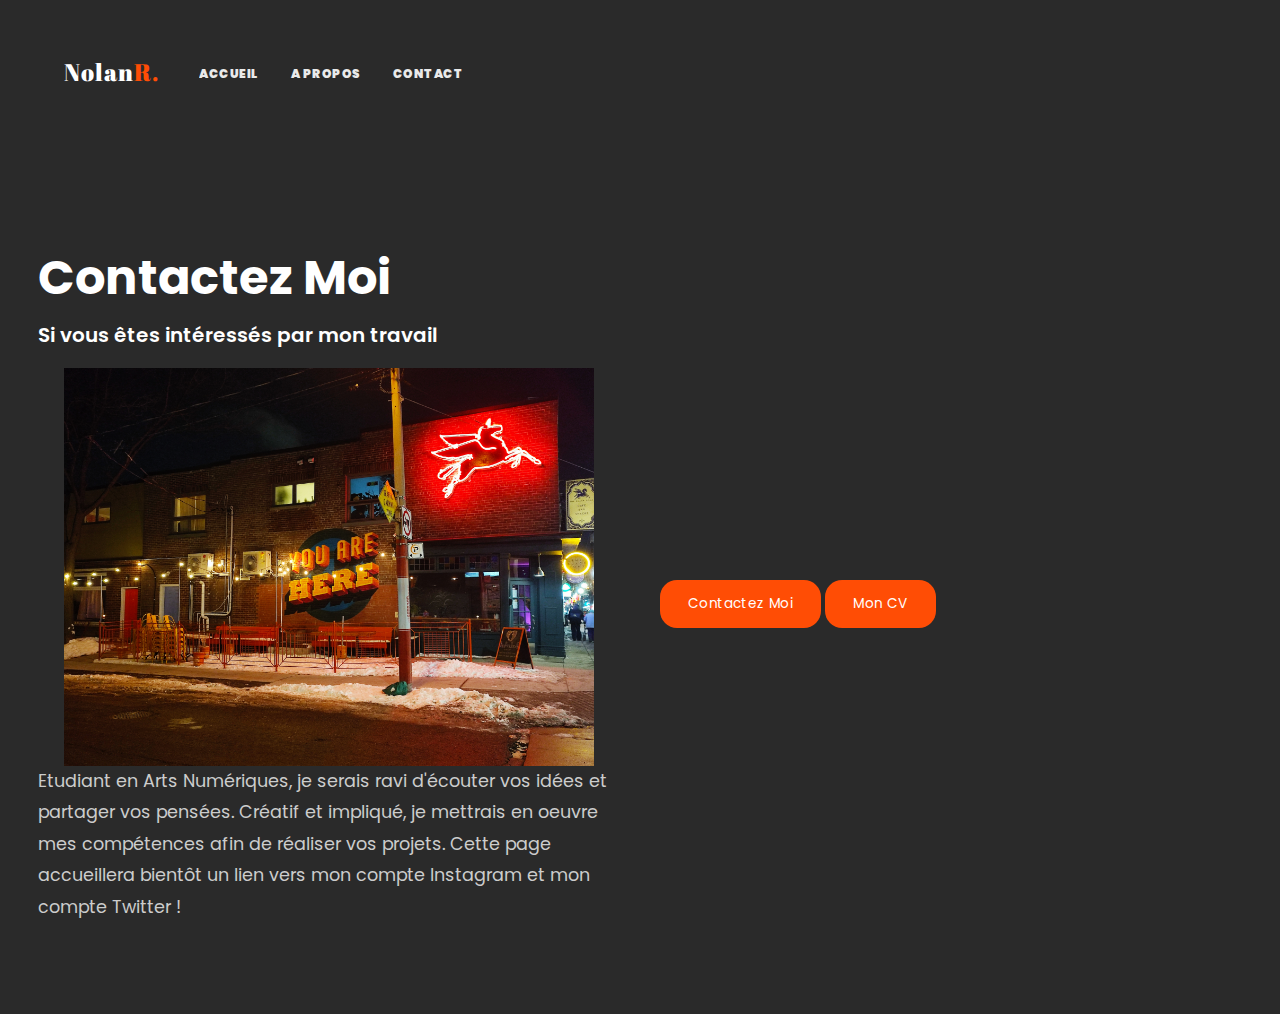
<file: page/contact.html>
<!DOCTYPE html>
<html lang="fr">

<head>
  <meta charset="UTF-8">
  <meta http-equiv="X-UA-Compatible" content="IE=edge">
  <meta name="viewport" content="width=device-width, initial-scale=1.0">
  <title>Contact | Portfolio</title>
 <link rel="stylesheet" href="https://unicons.iconscout.com/release/v4.0.0/css/line.css">
<link rel="stylesheet" href="../css/style.css">
</head>

 <body>
<header> 
<nav class="container">
  <a href="#" class="logo">Nolan<span>R.</span></a>
  <div class="links">
  <ul>
  <li>
    <a href="../index.html" class="nav-link">Accueil</a>

</li>
<li>
  <a href="a-propos.html" class="nav-link">A propos</a>
</li>
<li>
  <a href="contact.html" class="nav-link">Contact</a>
</li>
  </ul>
  
    </div>
</nav>
</header>
    <section class="contact" id="contact">
		<div class="contact-text">
			<h2>Contactez <span>Moi</span></h2>
			<h4>Si vous êtes intéressés par mon travail</h4>
            <img src="../img/Toronto1.jpg">
			<p>Etudiant en Arts Numériques, je serais ravi d'écouter vos idées et partager vos pensées. Créatif et impliqué, je mettrais en oeuvre mes compétences afin de réaliser vos projets. Cette page accueillera bientôt un lien vers mon compte Instagram et mon compte Twitter !</p>
			</div>

		<div class="contact-form">
               <a href="mailto:robic.nolan@gmail.com" class="btn">Contactez moi</a>
               <a href="CV.pdf" download class="btn secondary-btn">Mon CV</a>
		</div>
	</section>
</body>
</html>
</file>
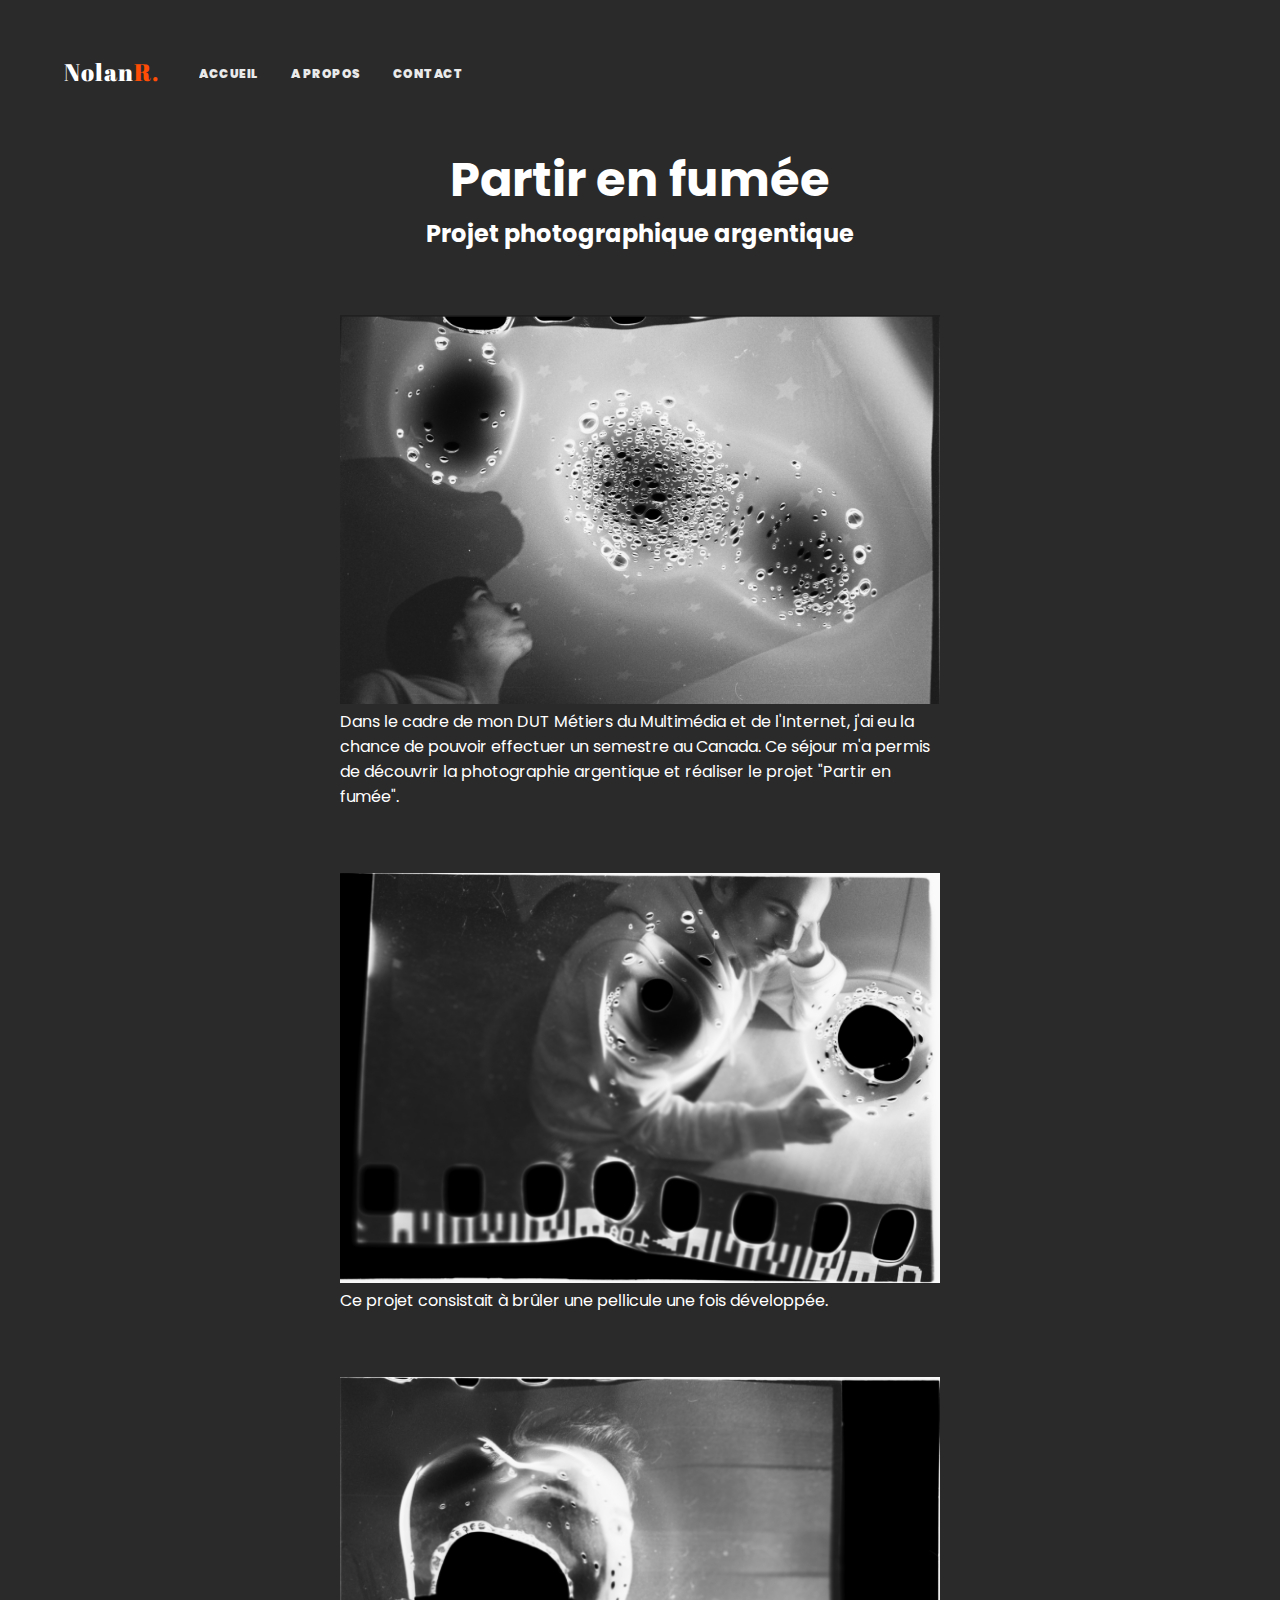
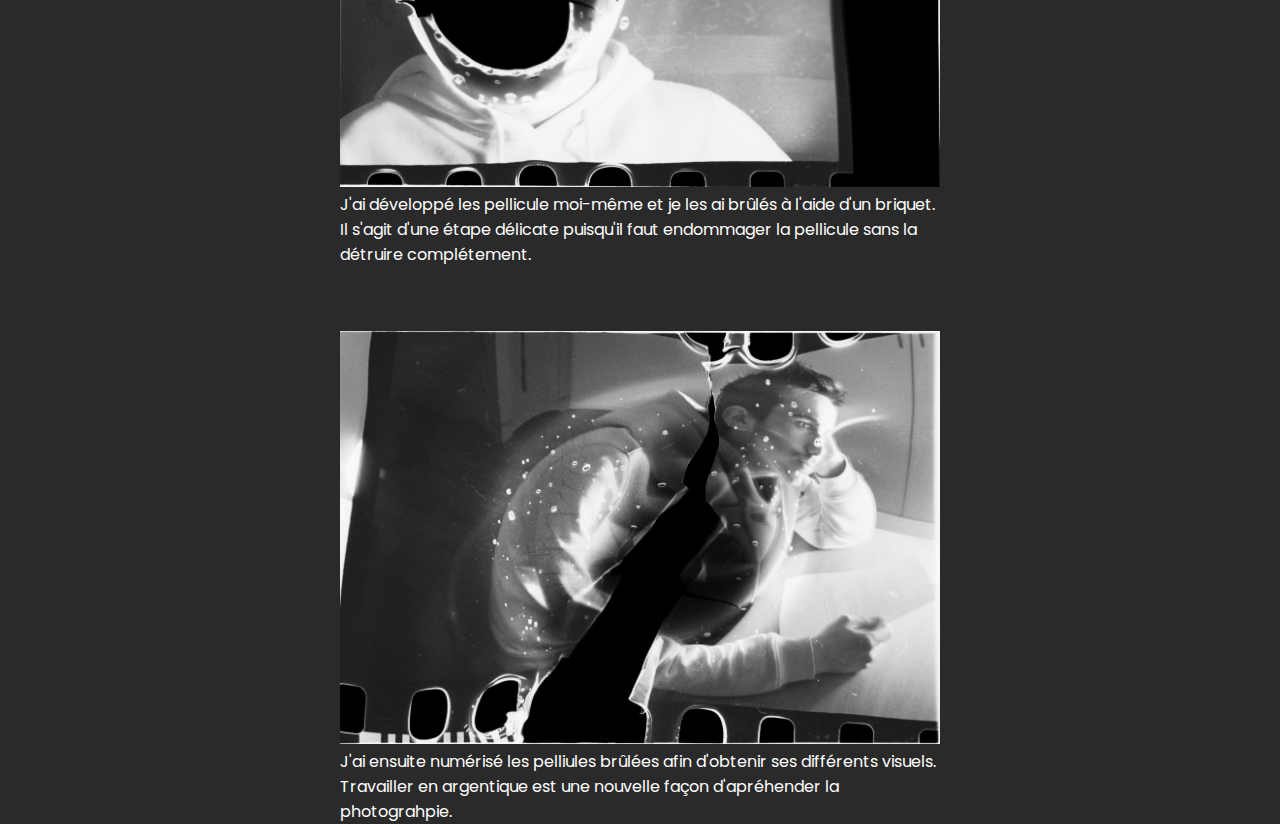
<file: page/projet1.html>
<!DOCTYPE html>
<html lang="fr">

<head>
  <meta charset="UTF-8">
  <meta http-equiv="X-UA-Compatible" content="IE=edge">
  <meta name="viewport" content="width=device-width, initial-scale=1.0">
  <title>Partir en fumée | Portfolio</title>
  <link rel="stylesheet" href="https://unicons.iconscout.com/release/v4.0.0/css/line.css">
<link rel="stylesheet" href="../css/style.css">
</head>

 <body>
<header> 
<nav class="container">
  <a href="#" class="logo">Nolan<span>R.</span></a>
  <div class="links">
  <ul>
  <li>
    <a href="../index.html" class="nav-link">Accueil</a>

</li>
<li>
  <a href="a-propos.html" class="nav-link">A propos</a>
</li>
<li>
  <a href="contact.html" class="nav-link">Contact</a>
</li>
  </ul>
  
    </div>
</nav>
</header>
<main>
    <div class="projet"><h1> Partir en fumée</h1>
      <h2>Projet photographique argentique</h2>
  <img src="../img/argentique1.png">
  <p>Dans le cadre de mon DUT Métiers du Multimédia et de l'Internet, j'ai eu la chance de pouvoir effectuer un semestre au Canada. 
    Ce séjour m'a permis de découvrir la photographie argentique et réaliser le projet "Partir en fumée".
  </p>
    
    <img src="../img/argentique2.png">
    <p>Ce projet consistait à brûler une pellicule une fois développée. </p>

    <img src="../img/argentique3.png">
    <p>J'ai développé les pellicule moi-même et je les ai brûlés à l'aide d'un briquet. Il s'agit d'une étape délicate puisqu'il faut endommager la pellicule sans la détruire complétement.  </p>

    <img src="../img/argentique4.png">
    <p>J'ai ensuite numérisé les pelliules brûlées afin d'obtenir ses différents visuels. Travailler en argentique est une nouvelle façon d'apréhender la photograhpie.</p>
      
    </div>
</main>
</body>
</html>
</file>
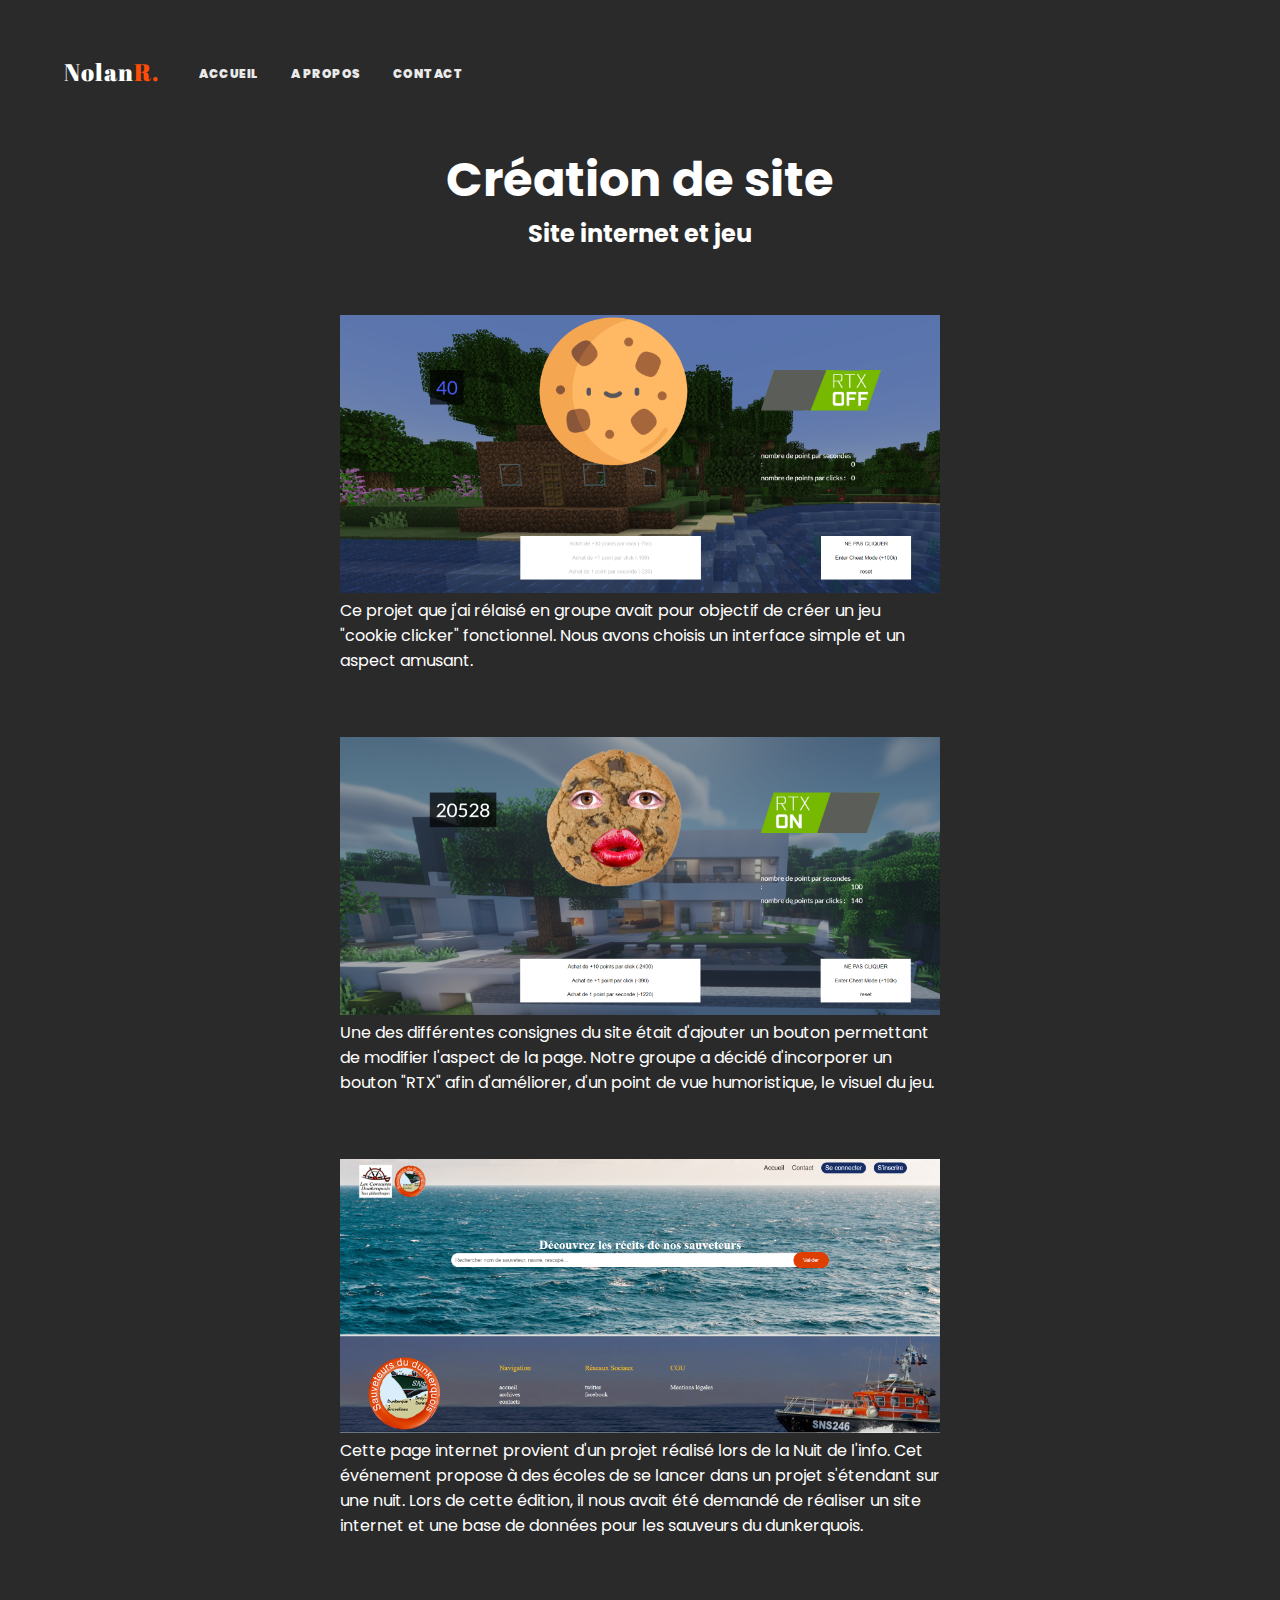
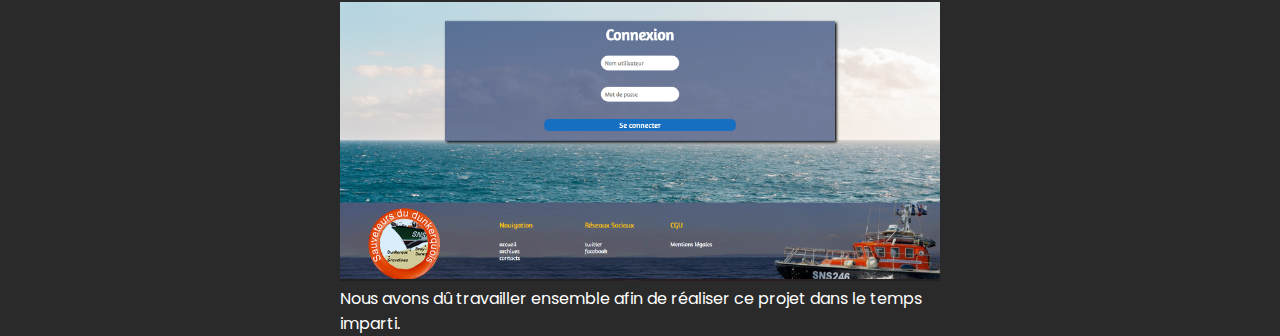
<file: page/projet2.html>
<!DOCTYPE html>
<html lang="fr">

<head>
  <meta charset="UTF-8">
  <meta http-equiv="X-UA-Compatible" content="IE=edge">
  <meta name="viewport" content="width=device-width, initial-scale=1.0">
  <title>Création de site | Portfolio</title>
  <link rel="stylesheet" href="https://unicons.iconscout.com/release/v4.0.0/css/line.css">
<link rel="stylesheet" href="../css/style.css">
</head>

 <body>
<header> 
<nav class="container">
  <a href="#" class="logo">Nolan<span>R.</span></a>
  <div class="links">
  <ul>
  <li>
    <a href="../index.html" class="nav-link">Accueil</a>

</li>
<li>
  <a href="a-propos.html" class="nav-link">A propos</a>
</li>
<li>
  <a href="contact.html" class="nav-link">Contact</a>
</li>
  </ul>
  
    </div>
</nav>
</header>
<main>
    <div class="projet"><h1> Création de site</h1>
      <h2>Site internet et jeu</h2>
  <img src="../img/cookie.png">
  <p>Ce projet que j'ai rélaisé en groupe avait pour objectif de créer un jeu "cookie clicker" fonctionnel. Nous avons choisis un interface simple et un aspect amusant.</p>
    
    <img src="../img/cookiertx.png">
    <p>Une des différentes consignes du site était d'ajouter un bouton permettant de modifier l'aspect de la page. Notre groupe a décidé d'incorporer un bouton "RTX" afin d'améliorer, d'un point de vue humoristique, le visuel du jeu. </p>

    <img src="../img/nuitinfo.png">
    <p>Cette page internet provient d'un projet réalisé lors de la Nuit de l'info. Cet événement propose à des écoles de se lancer dans un projet s'étendant sur une nuit. Lors de cette édition, il nous avait été demandé de réaliser un site internet et une base de données pour les sauveurs du dunkerquois. </p>

    <img src="../img/nuitinfo2.png">
    <p>Nous avons dû travailler ensemble afin de réaliser ce projet dans le temps imparti.</p>
      
    </div>
  </main>
</body>
</html>
</file>
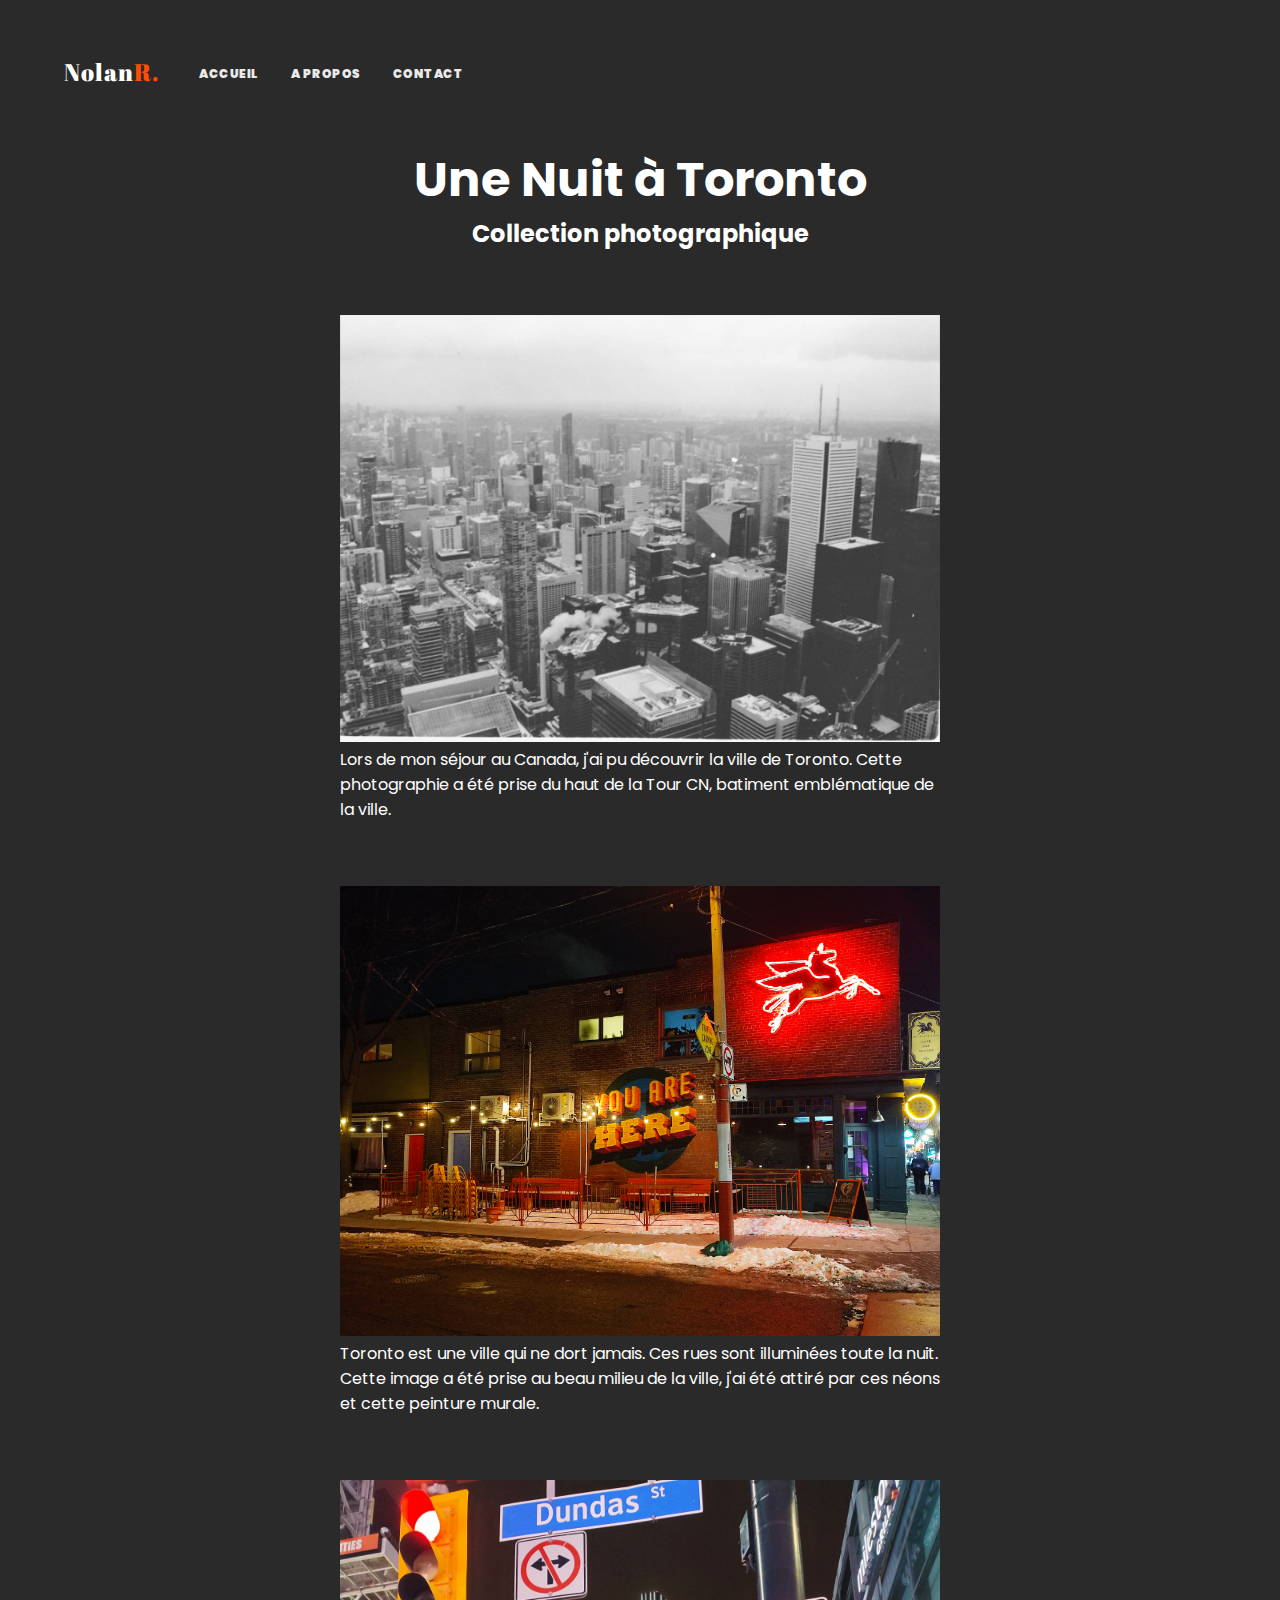
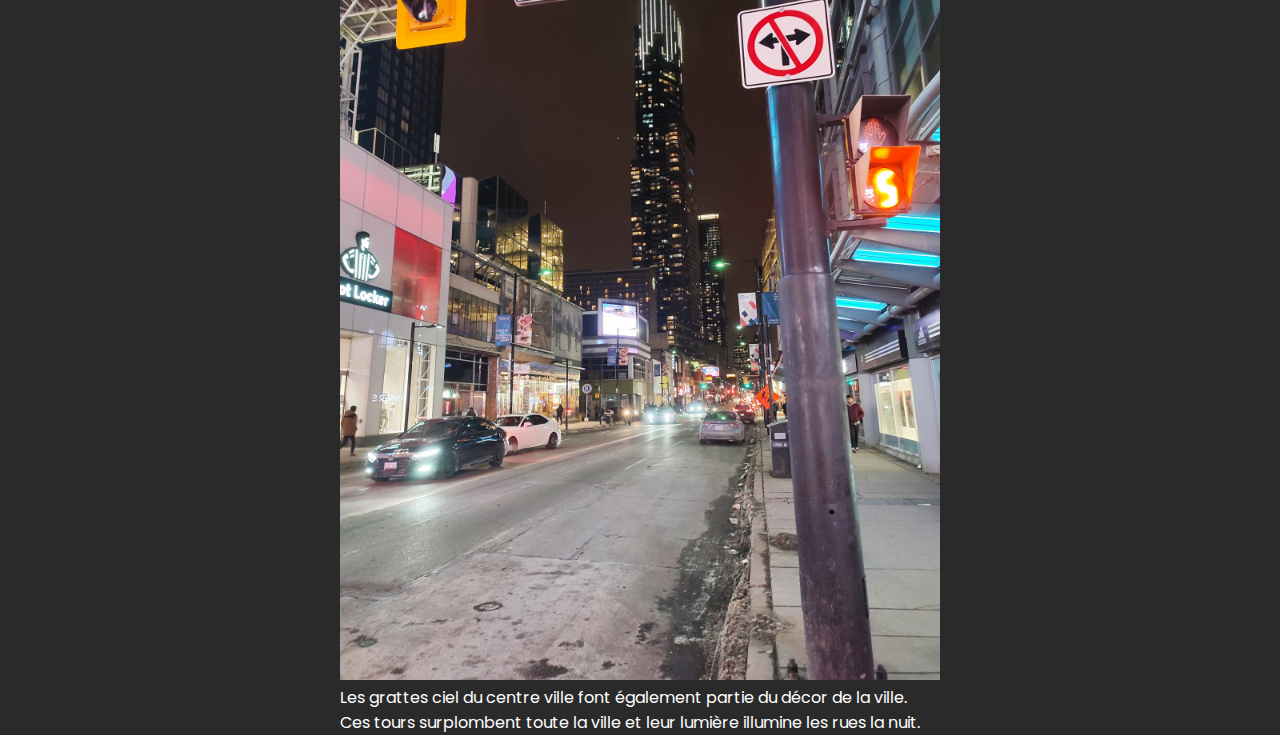
<file: page/projet3.html>
<!DOCTYPE html>
<html lang="fr">

<head>
  <meta charset="UTF-8">
  <meta http-equiv="X-UA-Compatible" content="IE=edge">
  <meta name="viewport" content="width=device-width, initial-scale=1.0">
  <title>Une Nuit à Toronto | Portfolio</title>
  <link rel="stylesheet" href="https://unicons.iconscout.com/release/v4.0.0/css/line.css">
<link rel="stylesheet" href="../css/style.css">
</head>

 <body>
<header> 
<nav class="container">
  <a href="#" class="logo">Nolan<span>R.</span></a>
  <div class="links">
  <ul>
  <li>
    <a href="../index.html" class="nav-link">Accueil</a>

</li>
<li>
  <a href="a-propos.html" class="nav-link">A propos</a>
</li>
<li>
  <a href="contact.html" class="nav-link">Contact</a>
</li>
  </ul>
  
    </div>
</nav>
</header>
<main>
    <div class="projet"><h1> Une Nuit à Toronto</h1>
      <h2>Collection photographique</h2>
  <img src="../img/Toronto.png">
  <p>Lors de mon séjour au Canada, j'ai pu découvrir la ville de Toronto. Cette photographie a été prise du haut de la Tour CN, batiment emblématique de la ville.</p>
    
    <img src="../img/Toronto1.jpg">
    <p>Toronto est une ville qui ne dort jamais. Ces rues sont illuminées toute la nuit. Cette image a été prise au beau milieu de la ville, j'ai été attiré par ces néons et cette peinture murale.</p>

    <img src="../img/Toronto2.jpg">
    <p>Les grattes ciel du centre ville font également partie du décor de la ville. Ces tours surplombent toute la ville et leur lumière illumine les rues la nuit.</p>    
    </div>
  </main>
</body>
</html>
</file>
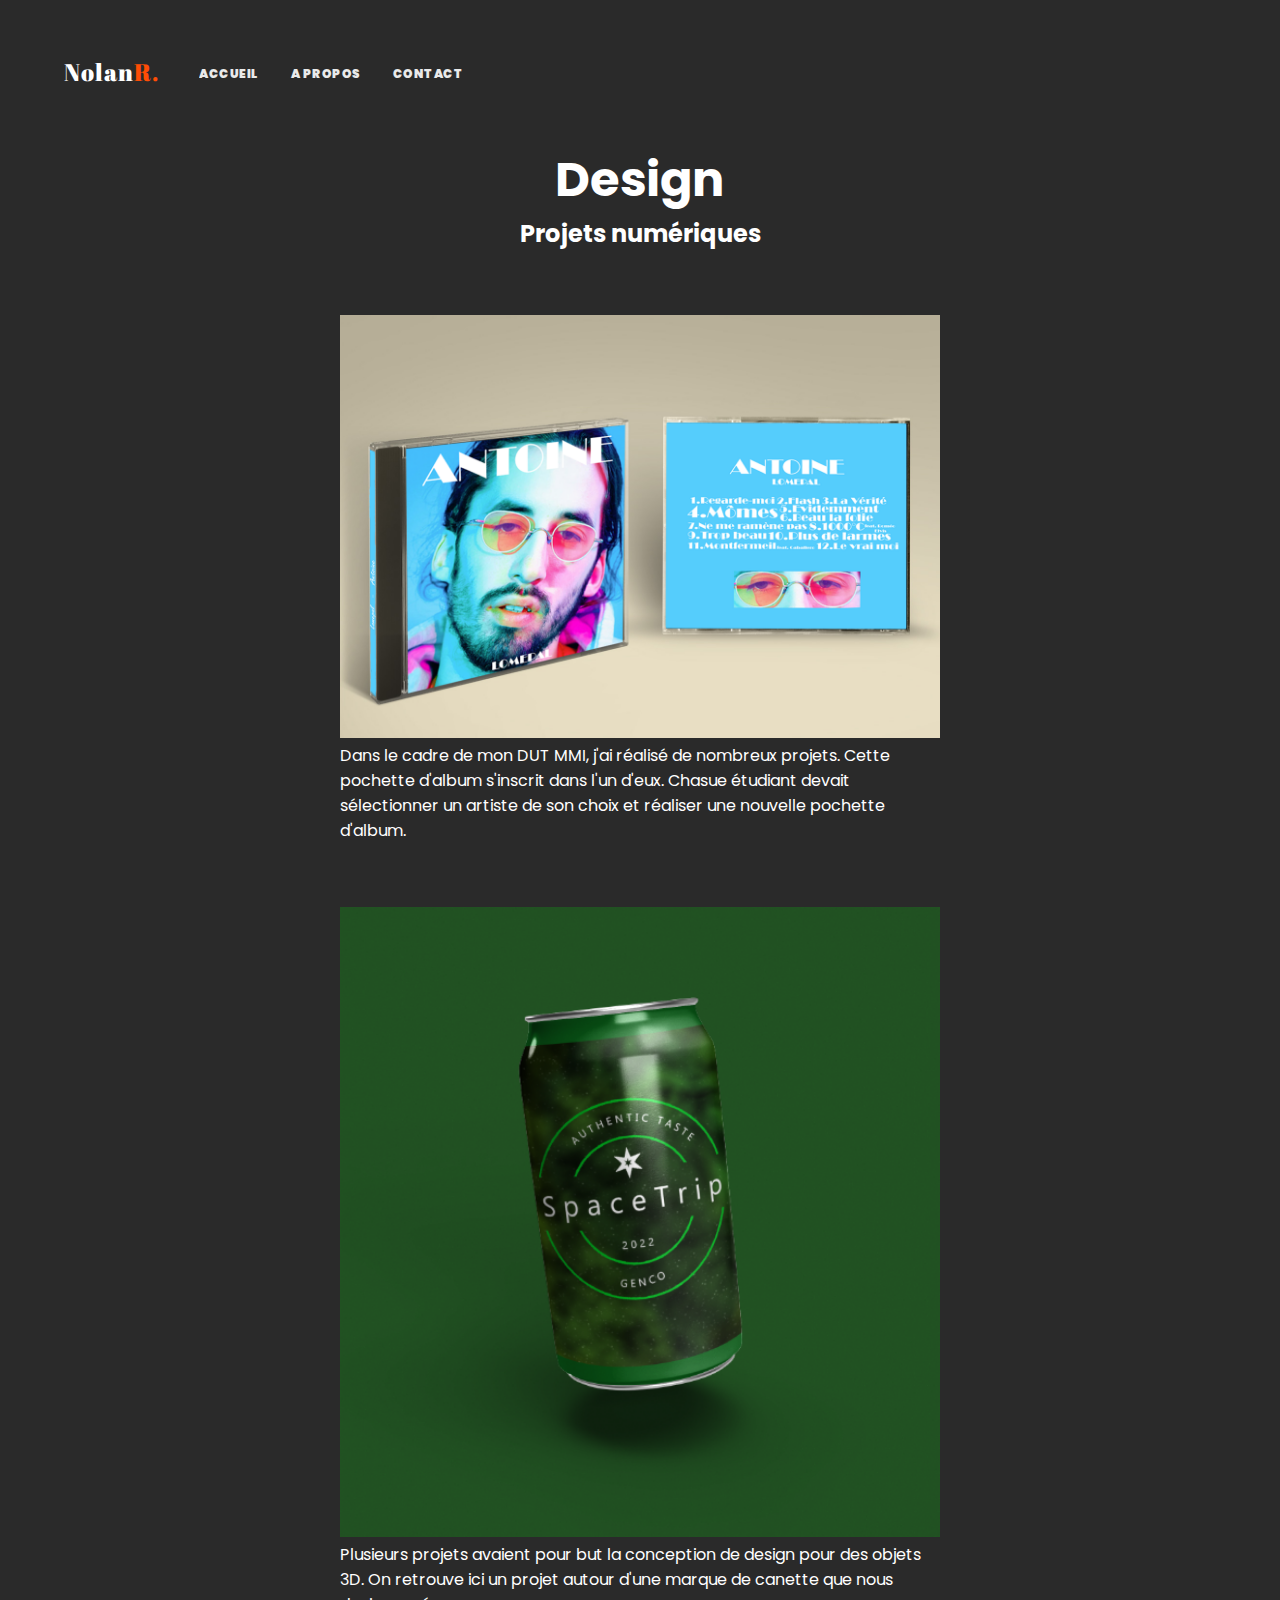
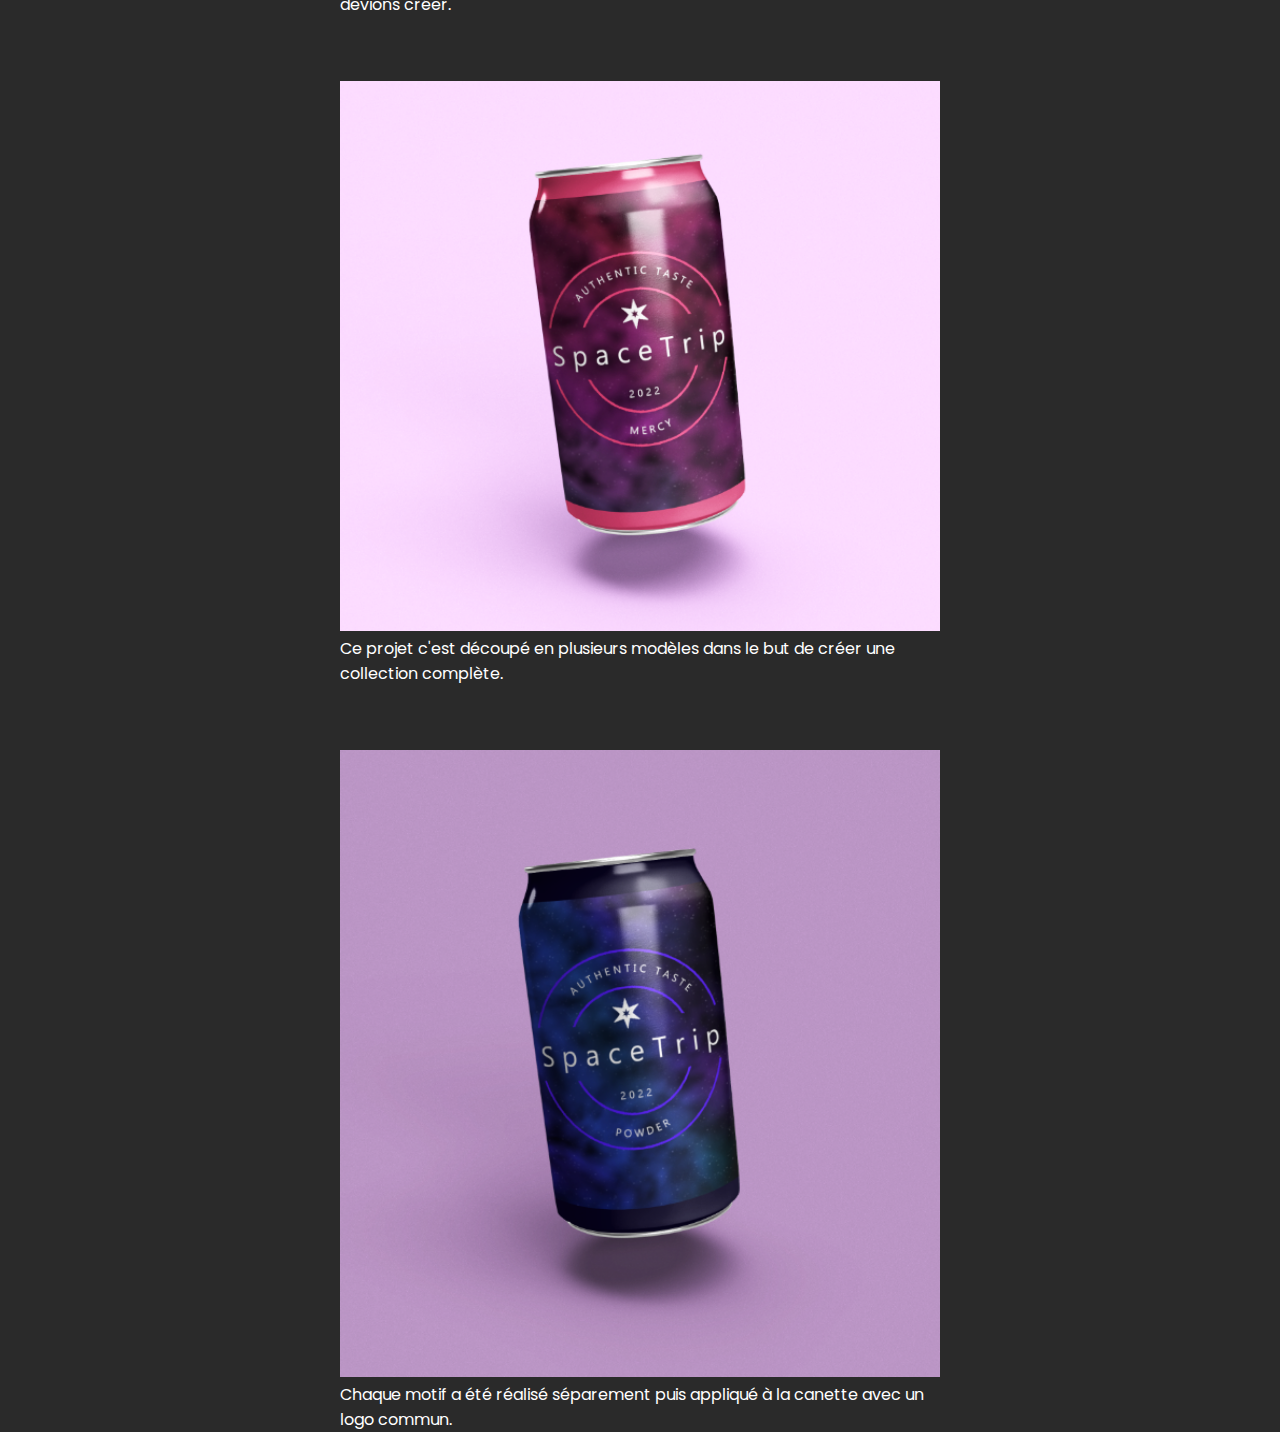
<file: page/projet5.html>
<!DOCTYPE html>
<html lang="fr">

<head>
  <meta charset="UTF-8">
  <meta http-equiv="X-UA-Compatible" content="IE=edge">
  <meta name="viewport" content="width=device-width, initial-scale=1.0">
  <title>Design | Portfolio</title>
  <link rel="stylesheet" href="https://unicons.iconscout.com/release/v4.0.0/css/line.css">
<link rel="stylesheet" href="../css/style.css">
</head>

 <body>
<header> 
<nav class="container">
  <a href="#" class="logo">Nolan<span>R.</span></a>
  <div class="links">
  <ul>
  <li>
    <a href="../index.html" class="nav-link">Accueil</a>

</li>
<li>
  <a href="a-propos.html" class="nav-link">A propos</a>
</li>
<li>
  <a href="contact.html" class="nav-link">Contact</a>
</li>
  </ul>
  
    </div>
</nav>
</header>
<main>
    <div class="projet"><h1> Design</h1>
      <h2>Projets numériques</h2>
  <img src="../img/album.png">
  <p>Dans le cadre de mon DUT MMI, j'ai réalisé de nombreux projets. Cette pochette d'album s'inscrit dans l'un d'eux. Chasue étudiant devait sélectionner un artiste de son choix et réaliser une nouvelle pochette d'album. </p>
    
    <img src="../img/space1.png">
    <p>Plusieurs projets avaient pour but la conception de design pour des objets 3D. On retrouve ici un projet autour d'une marque de canette que nous devions créer.</p>

    <img src="../img/space2.png">
    <p>Ce projet c'est découpé en plusieurs modèles dans le but de créer une collection complète.</p>

    <img src="../img/space3.png">
    <p>Chaque motif a été réalisé séparement puis appliqué à la canette avec un logo commun.</p>
      
    </div>
  </main>
</body>
</html>
</file>
<file: css/style.css>
@import url("https://fonts.googleapis.com/css2?family=Abril+Fatface&family=Poppins:wght@300;400;500;600;700;800&display=swap");

:root {
 --background-color : #2a2a2a; 
 --second-background : #202020; 
 --text-color : #fff;
 --second-color : #ccc;
 --main-color : #ff4d05; 

}

*,
*::before,
*::after {
  padding: 0;
  margin: 0;
  box-sizing: border-box;
}

body {
  font-family: "Poppins", sans-serif;
  overflow-x: hidden;
  background: var(--background-color);
  color: var(--text-color);
}

section {
  padding: 40px 15% 120px;
}

.main-text {
  text-align: center;
}

.main-text p{
  color: var(--second-color);
  font-size: 15px;
  margin-bottom: 15px;
}

.main-text h2 {
  font-size: 2.5rem;
  line-height: 1;
}

a {
  text-decoration: none;
}

ul {
  list-style: none;
}
h1 {
  text-align: center;
  font-size: 3rem;
}
.titre p{
  text-align: center;
}
.titre img{
max-width: 530px;
height: auto;
width: 100%;
display: block;
margin: auto;

}

.container {
  position: relative;
  width: 100%;
  max-width: 75rem;
  padding: 0 1.5rem;
  margin: 0 auto;
}

.logo {
  margin-right: 1.5rem;
  font-family: "Abril Fatface", cursive;
  font-size: 1.5rem;
  color: var(--text-color);
  letter-spacing: 1px;
  transition: 0.3s;
}
.logo span {
  color: var(--main-color);
}

header {
  position: relative;
  top: 0;
  left: 0;
  width: 100%;
  z-index: 10;
  transition: 0.3s;
}

nav.container {
  display: flex;
  align-items: center;
  flex-wrap: wrap;
}

header .logo {
  height: 120 px;
  line-height: 120px;
}

header.scrolled .logo {
  height: 80px;
  line-height: 80px;
}


.links {
  flex: 1;
  display: flex; 
  justify-content: space-between; 
}

.links ul {
  display: flex;
  align-items: center;
  width: 100%;
}

.nav-link {
  position: relative;
  display: inline-block;
  margin: 0 1rem;
  text-transform: uppercase;
  font-size: 0.75rem;
  letter-spacing: 0.5px;
  color: var(--text-color);
  font-weight: 1000;
  opacity: 0.9;
  transition: 0.3s;
}

.nav-link::after {
  content:"";
  position: absolute;
  width: 0;
  height: 10px;
  border-radius: 5px;
  background-color: var(--text-color);
  bottom: 0;
  left: -5px;
  z-index: -1;
  opacity: 0.2;
  transition: 0.3s;
}

.nav-link:hover {
  color: var(--main-color);
}

.nav-link:hover::after{
  width: 100%;
  opacity: 0.2;
}


.portfolio-content {
  display: grid;
  grid-template-columns: repeat(auto-fit, minmax(325px, auto));
  align-items: center;
  gap: 2.5rem;
  margin-top: 5rem;
}

.row {
  position: relative;
  overflow: hidden;
  border-radius: 8px;
  cursor: pointer;
}

.present{ 
  width : 100%;
  height: 200px;
  border-radius: 8px;
  display: block;
  transition: transform 0.5s;
}

.calque {
  width: 100%;
  height: 0;
  background: linear-gradient(rgba(0,0,0,0.1), #ff004f);
  position: absolute;
  border-radius: 8px;
  left: 0;
  bottom: 0;
  overflow: hidden;
  display: flex;
  flex-direction: column;
  align-items: center;
  justify-content: center;
  text-align: center;
  padding: 0 40px;
  transition: height 0.5;
}

.calque h5 {
  font-size: 20px;
  font-weight: 600;
  margin-bottom: 15px;
}

.calque p{
  color: var(--text-color);
  font-size: 1rem;
  line-height: 1.8;
}



.row:hover img {
  transform: scale(1.1);
}

.row:hover .calque{
  height: 100%;
}

.apropos {
  display: grid;
  grid-template-columns: repeat(2, 1fr);
  align-items: center;
  gap: 1.5rem;
}
.apropos img {
  max-width: 530px;
  height: auto;
  width: 100%;
  border-radius: 8px;
}
.apropos-text h2 {
  font-size: 3rem;
  line-height: 1;
  
}
.apropos-text h2 span {
 color: var(--main-color);
  
}
.apropos-text p{
  color: var(--text-color);
  font-size: var(--second-background);
  line-height: 1.8;
}

.contact{
	display: grid;
	grid-template-columns: repeat(2, 1fr);
	align-items: center;
	gap: 2.5rem;
}
.contact-text h4{
	color: var(--text-color);
	margin: 18px 0;
	font-size: 20px;
	font-weight: 600;
}
.contact-text h2{
	font-size: 3rem ;
	line-height: 1;
}
.contact-text p{
	color: var(--second-color);
	font-size: 1.1rem;
	line-height: 1.8;
	margin-bottom: 30px;
}
.contact-form a {
  display: inline-block;
  padding: 0.9rem 1.75rem;
  border-radius: 17px;
  background-color: var(--main-color);
  color: #fff;
  font-size: 0.85rem;
  letter-spacing: 0.4px;
  text-transform: capitalize;
  transition: 0.3s;
}
.contact img{
  max-width: 530px;
height: auto;
width: 100%;
display: block;
margin: auto;
}

.projet img{
  max-width: 600px;
  height: auto;
  width: 100%;
  display: block;
  margin: auto;
  margin-top: 5%;
 }
 .projet h2{
  text-align: center;
 }

.projet p{
  max-width: 600px;
  display: block;
  margin: auto;
  margin-top: 5px;
  
}

@media (max-width: 1480px) {
  header{
    padding: 12px 2.5%;
    transition: 0.1s;
    }
    section{
      padding: 110px 3% 60px;
    }
  }

  @media (max-width : 920px) {
    .apropos{
      grid-template-columns: 1fr;
    }
    .apropos-img {
      text-align: center;
      order: 2;
    }
    .apropos-img img {
      width: 100%;
      height: auto;
      max-width: 100%;
    }
    .contact{
      grid-template-columns: 1fr;
    }
  }
</file>
